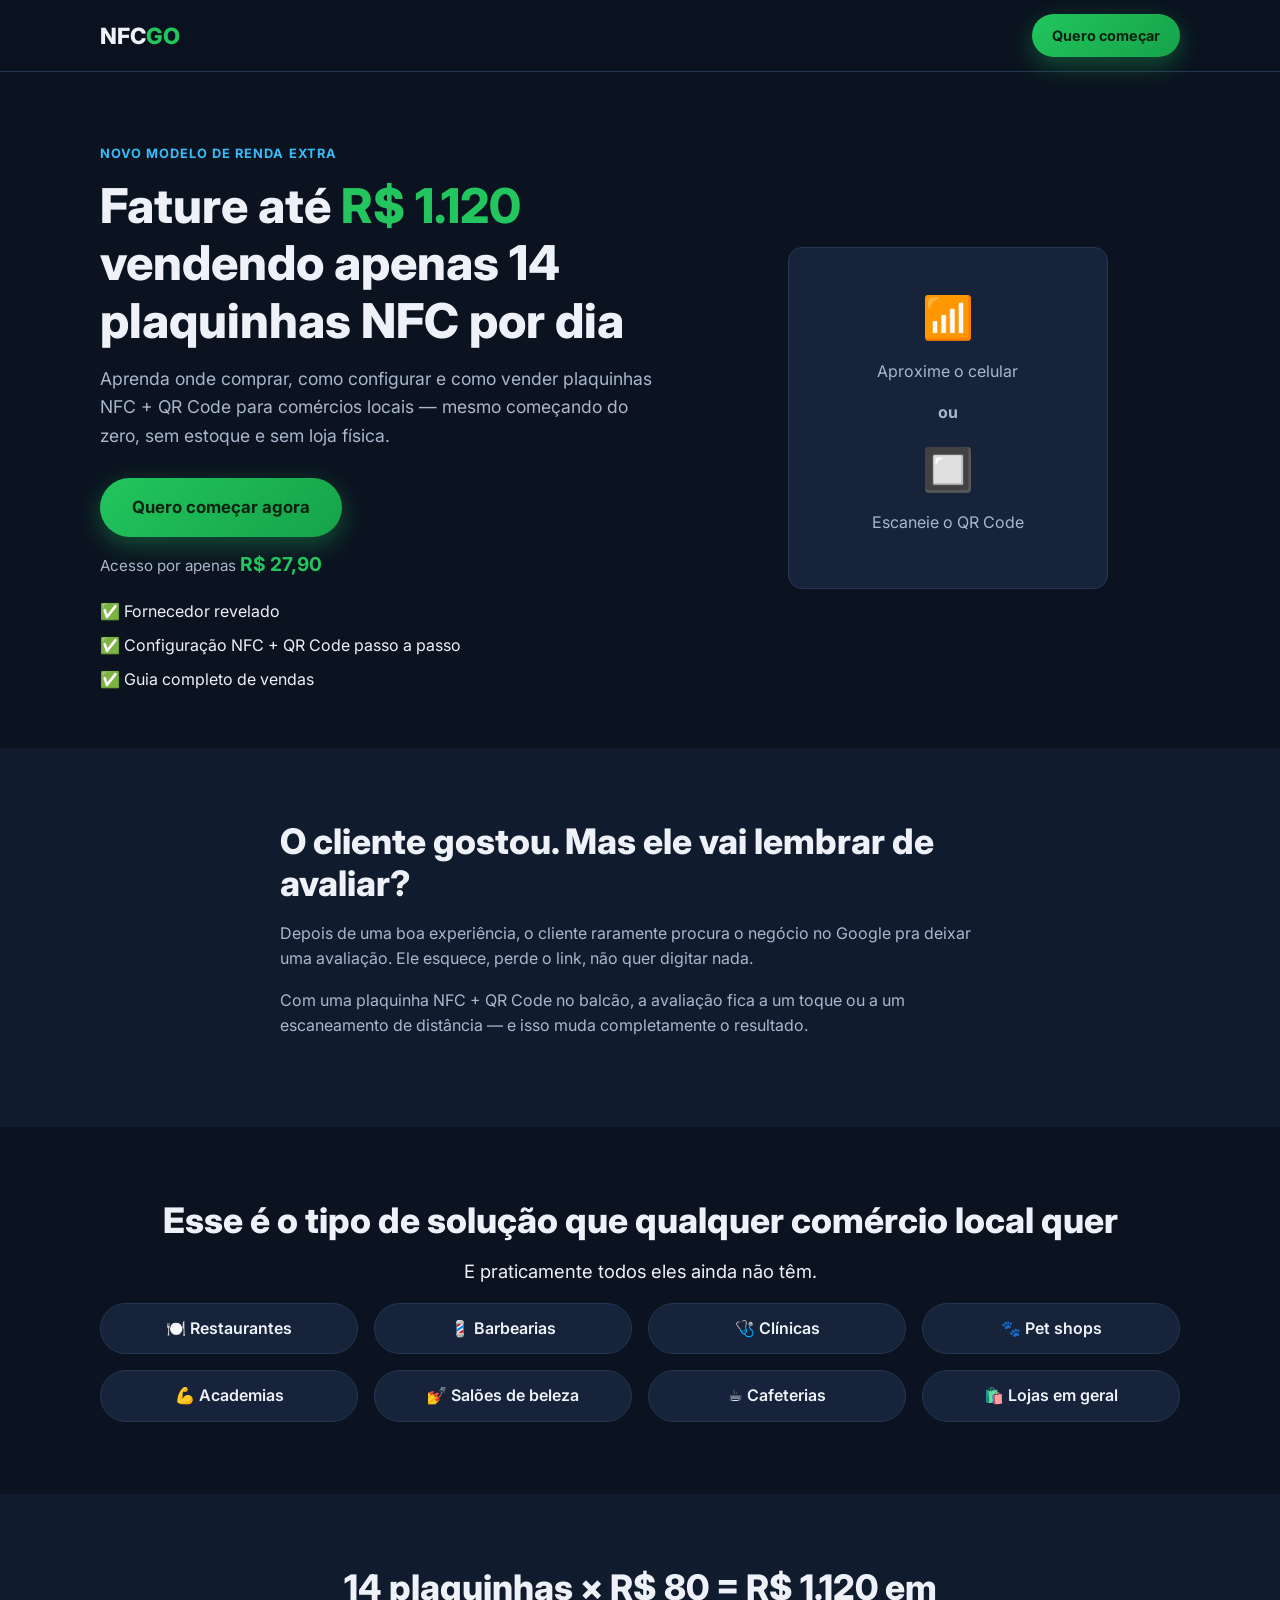
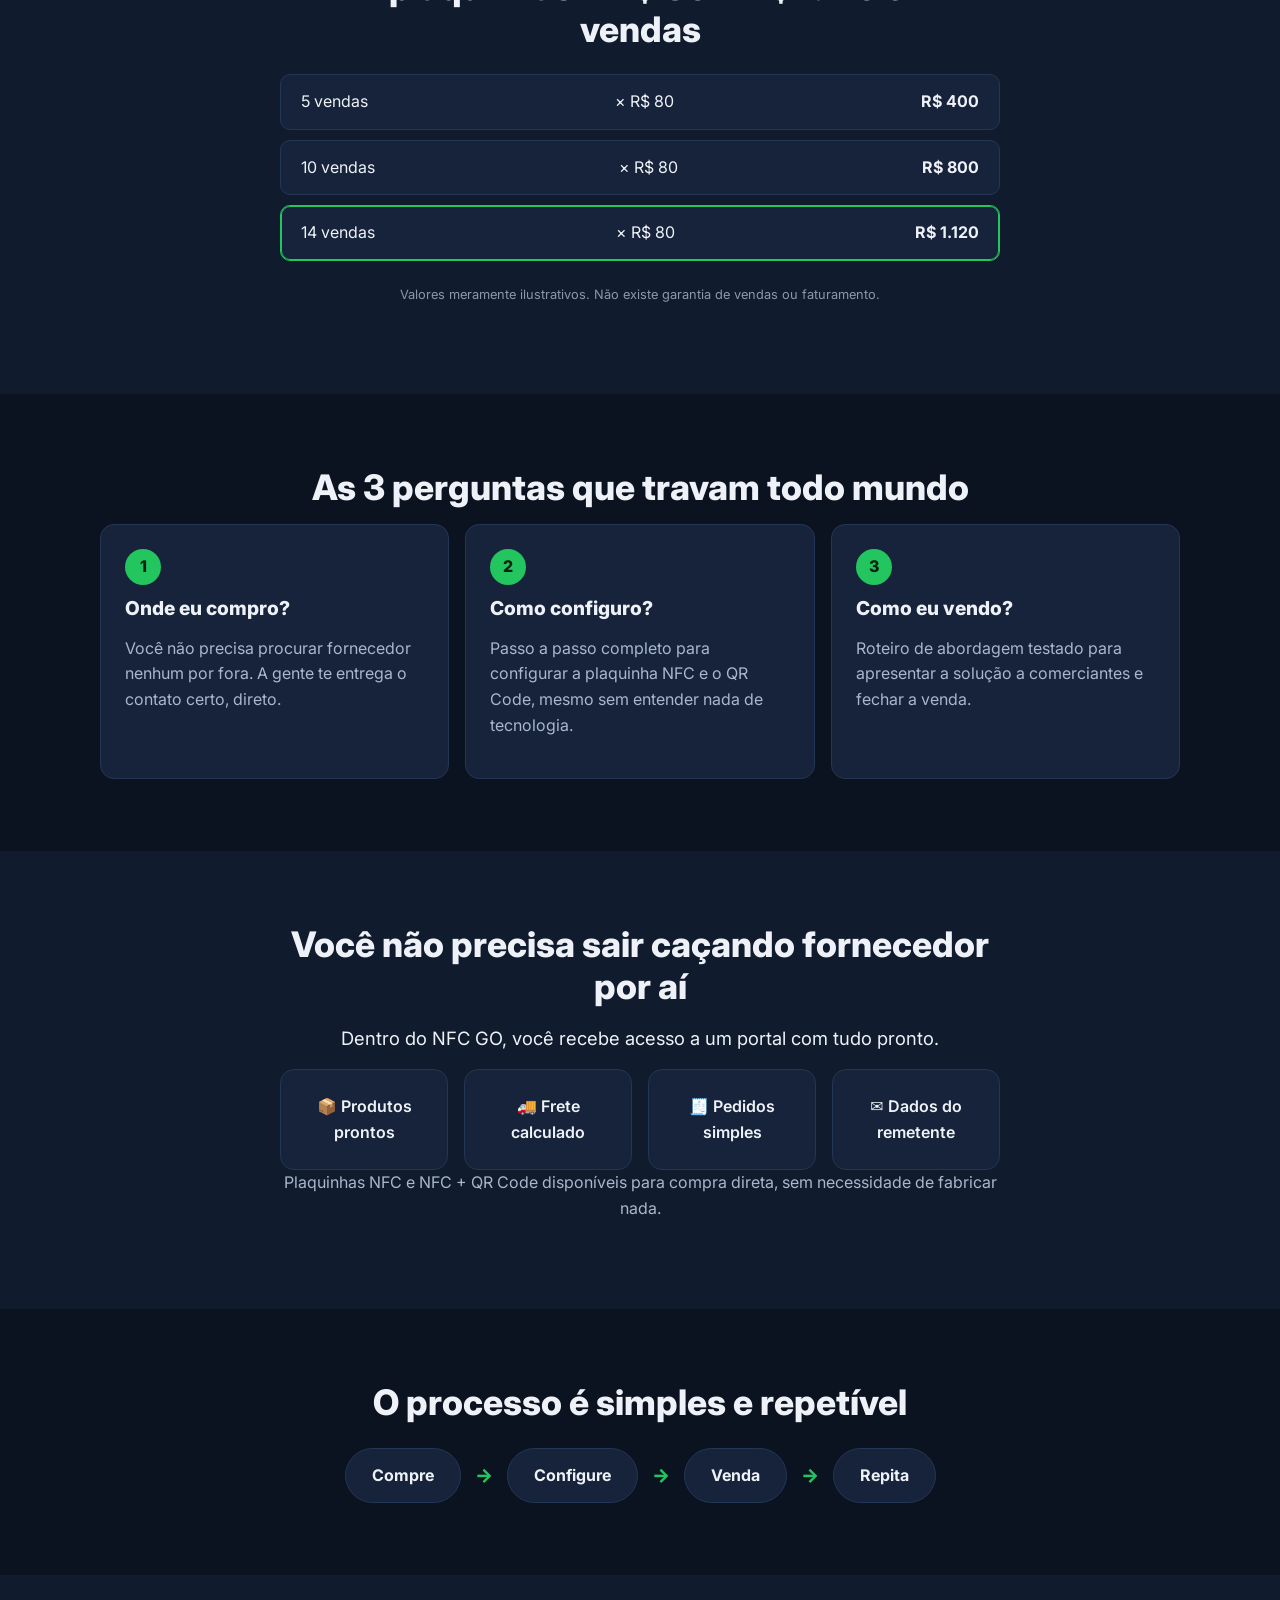
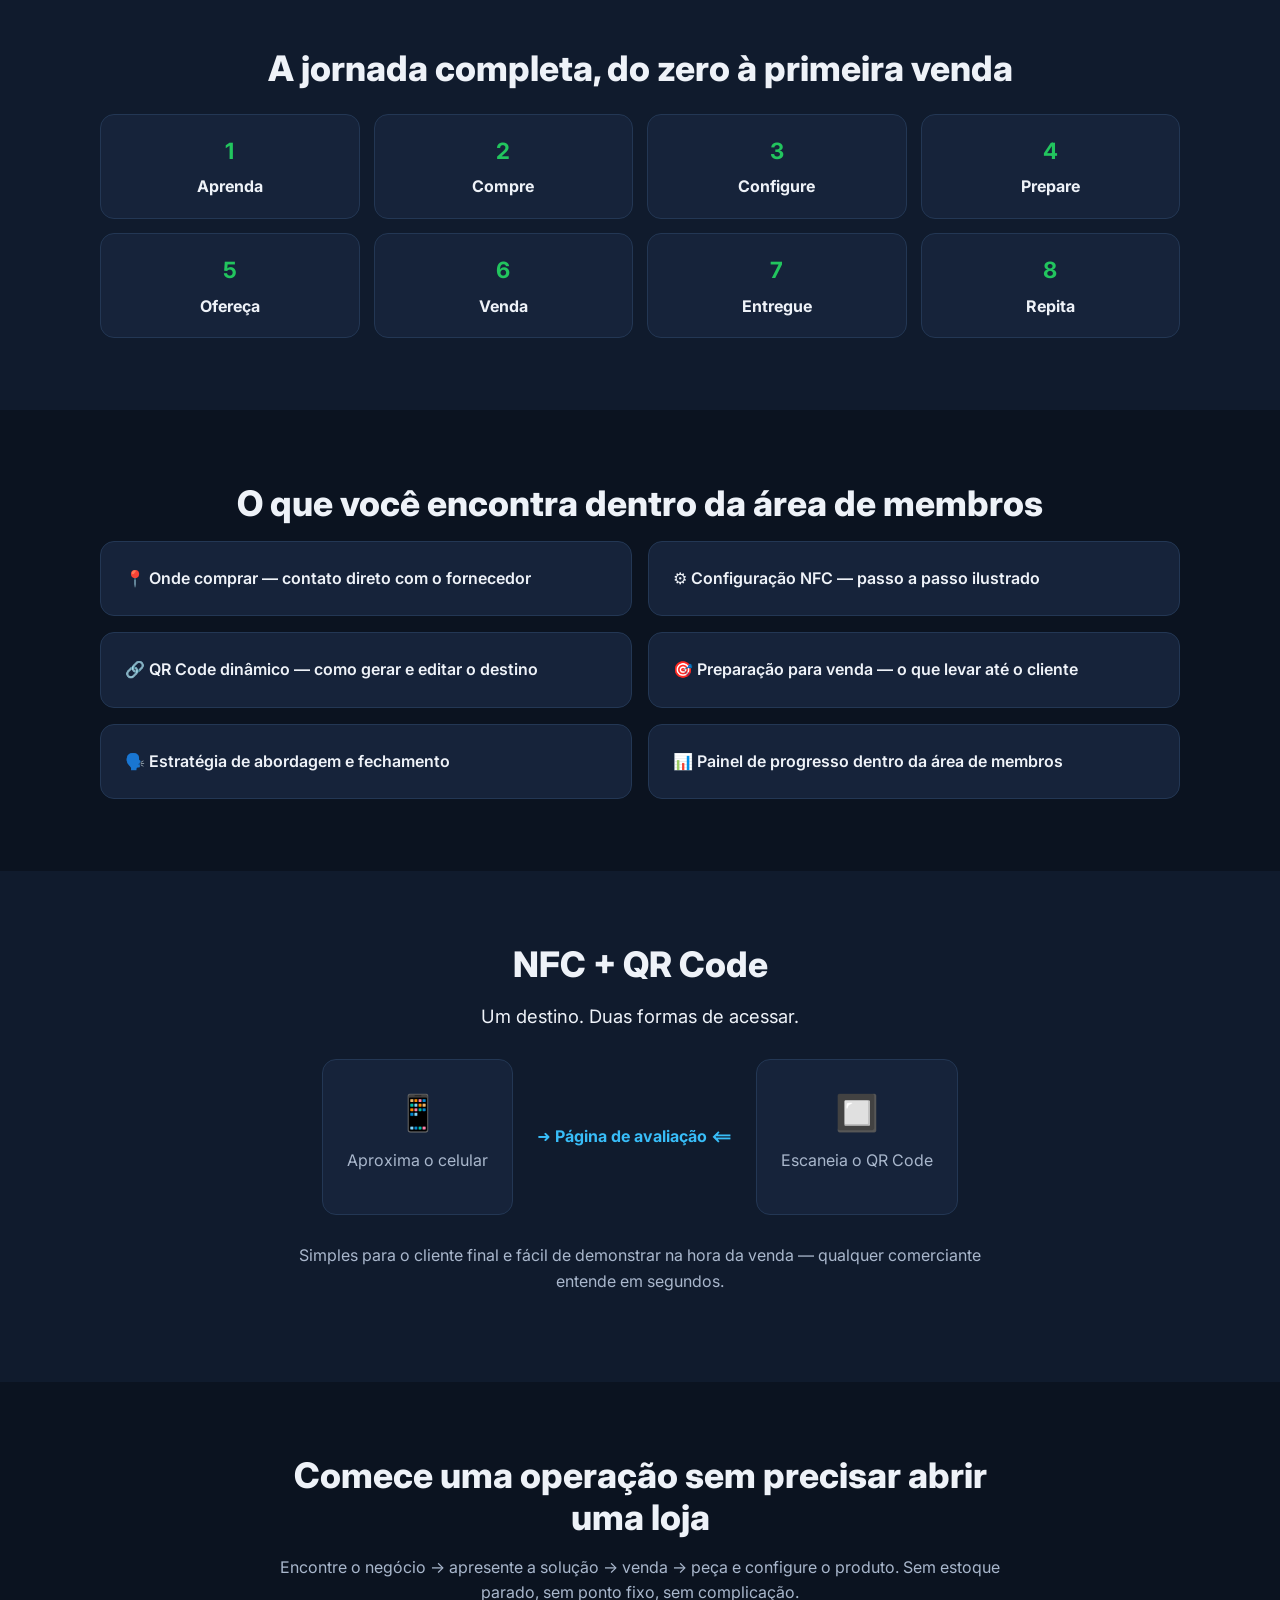
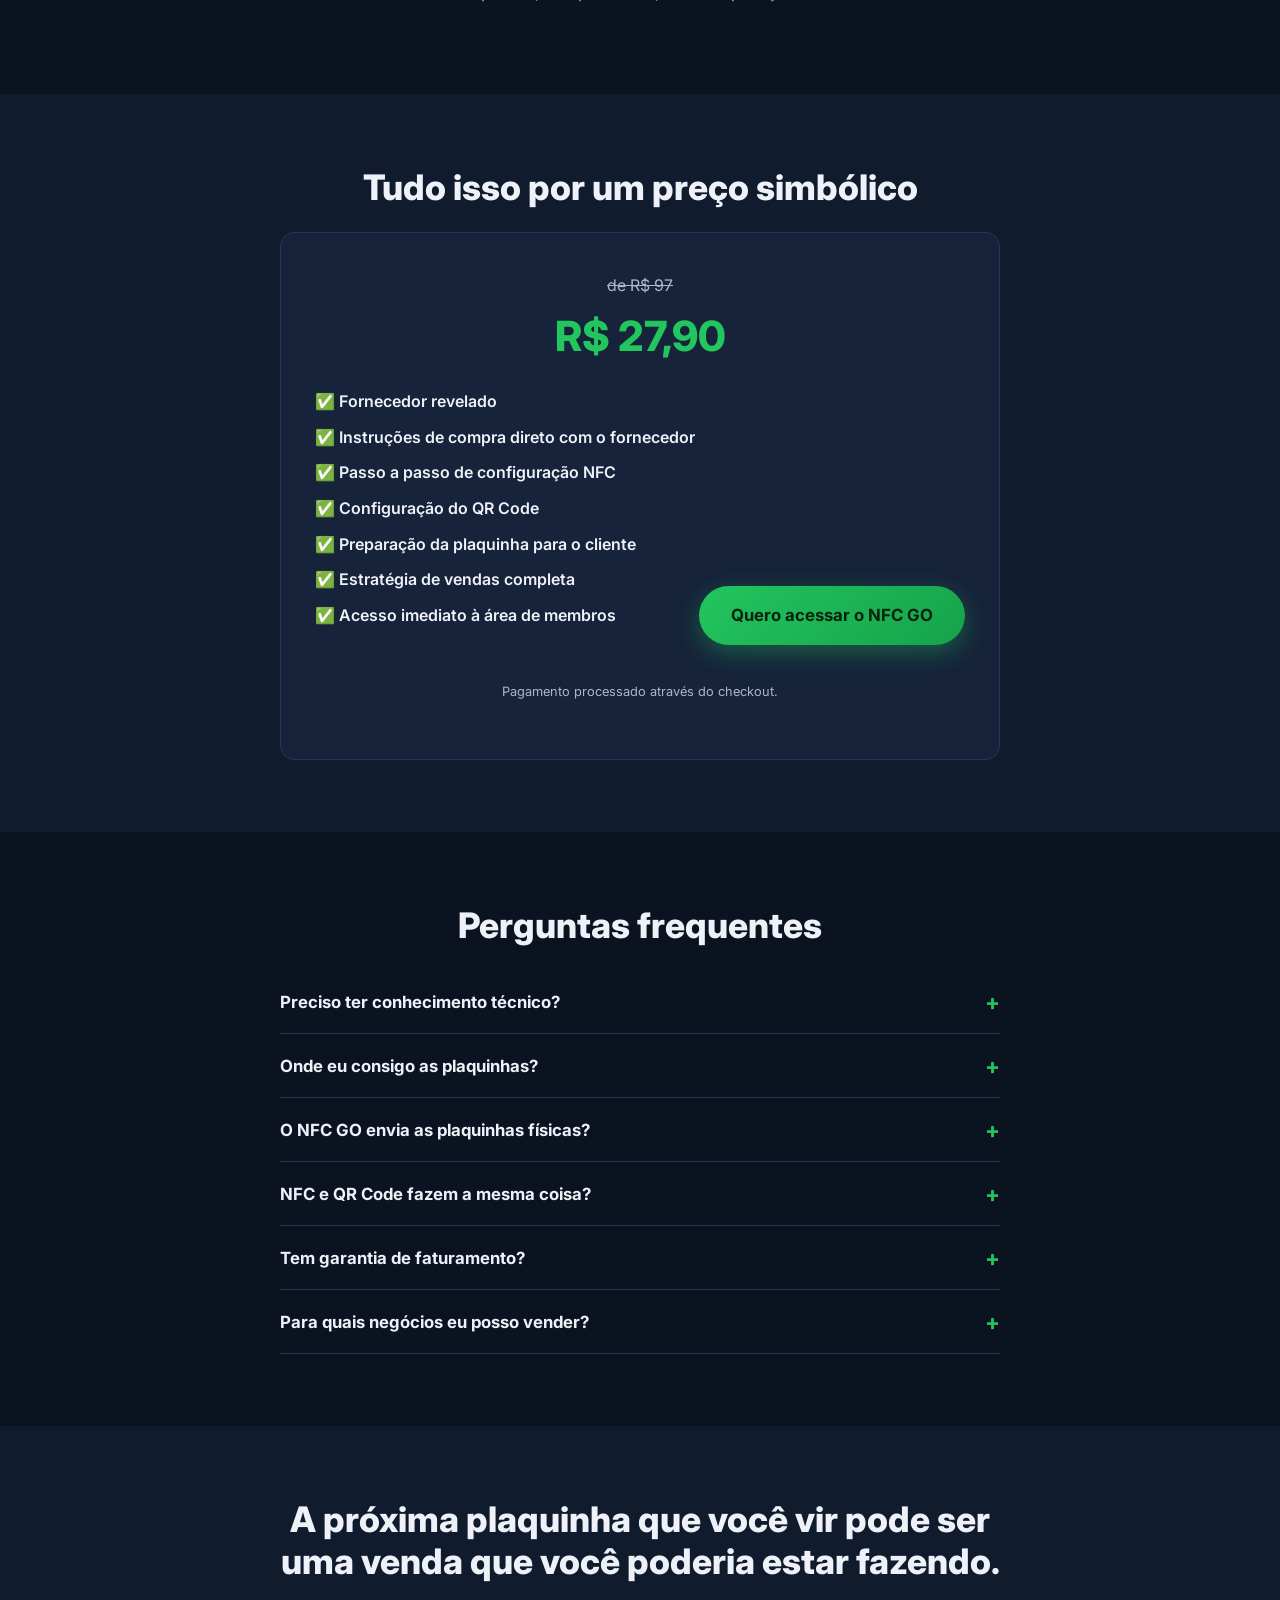
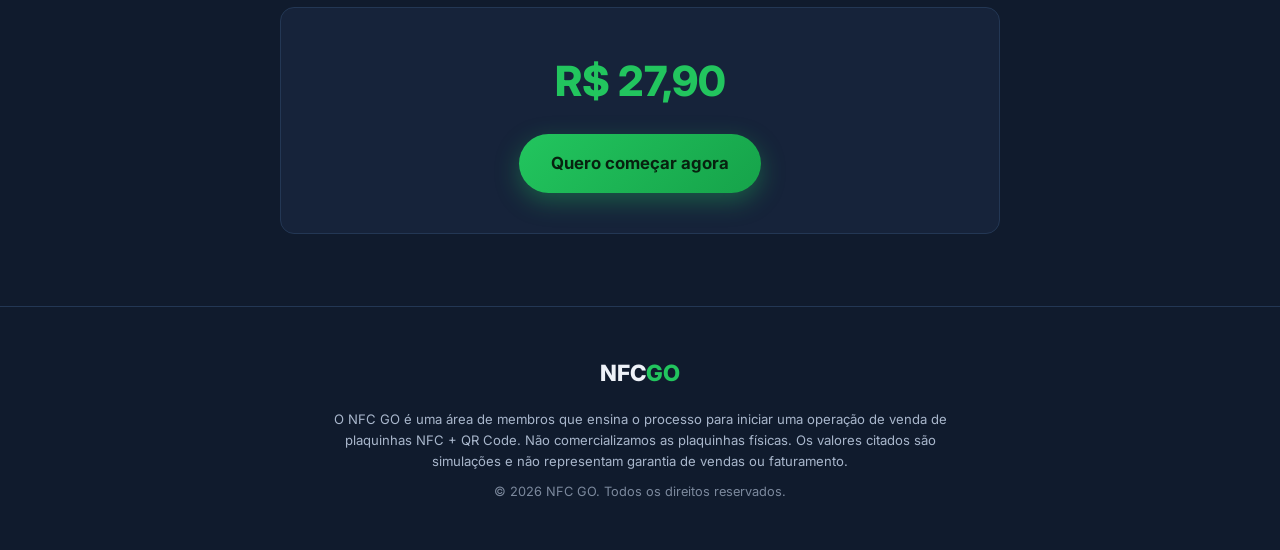
<file: index.html>
<!DOCTYPE html>
<html lang="pt-BR">
<head>
<meta charset="UTF-8">
<meta name="viewport" content="width=device-width, initial-scale=1.0">
<title>NFC GO — Venda Plaquinhas NFC + QR Code e Fature Todo Dia</title>
<meta name="description" content="Descubra onde comprar, como configurar e como vender plaquinhas NFC + QR Code para negócios locais. Acesso imediato por R$ 27,90.">
<link rel="preconnect" href="https://fonts.googleapis.com">
<link href="https://fonts.googleapis.com/css2?family=Inter:wght@400;500;600;700;800&display=swap" rel="stylesheet">
<link rel="stylesheet" href="css/style.css">
</head>
<body>

<!-- HEADER -->
<header class="site-header">
  <div class="container header-inner">
    <a href="#topo" class="logo">NFC<span>GO</span></a>
    <a href="#oferta" class="btn btn-primary btn-small">Quero começar</a>
  </div>
</header>

<!-- HERO -->
<section id="topo" class="hero">
  <div class="container hero-inner">
    <div class="hero-text">
      <p class="eyebrow">Novo modelo de renda extra</p>
      <h1>Fature até <span class="highlight">R$ 1.120</span> vendendo apenas 14 plaquinhas NFC por dia</h1>
      <p class="subtitle">Aprenda onde comprar, como configurar e como vender plaquinhas NFC + QR Code para comércios locais — mesmo começando do zero, sem estoque e sem loja física.</p>
      <div class="hero-cta">
        <a href="#oferta" class="btn btn-primary btn-large">Quero começar agora</a>
        <p class="price-tag">Acesso por apenas <strong>R$ 27,90</strong></p>
      </div>
      <ul class="hero-benefits">
        <li>✅ Fornecedor revelado</li>
        <li>✅ Configuração NFC + QR Code passo a passo</li>
        <li>✅ Guia completo de vendas</li>
      </ul>
    </div>
    <div class="hero-visual" aria-hidden="true">
      <div class="tag-card">
        <div class="tag-icon">📶</div>
        <p>Aproxime o celular</p>
        <div class="tag-divider">ou</div>
        <div class="tag-icon">🔲</div>
        <p>Escaneie o QR Code</p>
      </div>
    </div>
  </div>
</section>

<!-- PROBLEMA / SOLUÇÃO -->
<section class="section problem">
  <div class="container narrow">
    <h2>O cliente gostou. Mas ele vai lembrar de avaliar?</h2>
    <p>Depois de uma boa experiência, o cliente raramente procura o negócio no Google pra deixar uma avaliação. Ele esquece, perde o link, não quer digitar nada.</p>
    <p>Com uma plaquinha NFC + QR Code no balcão, a avaliação fica a um toque ou a um escaneamento de distância — e isso muda completamente o resultado.</p>
  </div>
</section>

<!-- OPORTUNIDADE -->
<section class="section opportunity">
  <div class="container">
    <h2 class="center">Esse é o tipo de solução que qualquer comércio local quer</h2>
    <p class="center lead">E praticamente todos eles ainda não têm.</p>
    <div class="grid grid-4">
      <div class="chip">🍽️ Restaurantes</div>
      <div class="chip">💈 Barbearias</div>
      <div class="chip">🩺 Clínicas</div>
      <div class="chip">🐾 Pet shops</div>
      <div class="chip">💪 Academias</div>
      <div class="chip">💅 Salões de beleza</div>
      <div class="chip">☕ Cafeterias</div>
      <div class="chip">🛍️ Lojas em geral</div>
    </div>
  </div>
</section>

<!-- PROJEÇÃO FINANCEIRA -->
<section class="section projection">
  <div class="container narrow center">
    <h2>14 plaquinhas × R$ 80 = R$ 1.120 em vendas</h2>
    <div class="projection-table">
      <div class="projection-row">
        <span>5 vendas</span>
        <span>× R$ 80</span>
        <strong>R$ 400</strong>
      </div>
      <div class="projection-row">
        <span>10 vendas</span>
        <span>× R$ 80</span>
        <strong>R$ 800</strong>
      </div>
      <div class="projection-row highlight-row">
        <span>14 vendas</span>
        <span>× R$ 80</span>
        <strong>R$ 1.120</strong>
      </div>
    </div>
    <p class="disclaimer">Valores meramente ilustrativos. Não existe garantia de vendas ou faturamento.</p>
  </div>
</section>

<!-- PAIN POINTS -->
<section class="section pains">
  <div class="container">
    <h2 class="center">As 3 perguntas que travam todo mundo</h2>
    <div class="grid grid-3">
      <div class="card">
        <span class="num">1</span>
        <h3>Onde eu compro?</h3>
        <p>Você não precisa procurar fornecedor nenhum por fora. A gente te entrega o contato certo, direto.</p>
      </div>
      <div class="card">
        <span class="num">2</span>
        <h3>Como configuro?</h3>
        <p>Passo a passo completo para configurar a plaquinha NFC e o QR Code, mesmo sem entender nada de tecnologia.</p>
      </div>
      <div class="card">
        <span class="num">3</span>
        <h3>Como eu vendo?</h3>
        <p>Roteiro de abordagem testado para apresentar a solução a comerciantes e fechar a venda.</p>
      </div>
    </div>
  </div>
</section>

<!-- FORNECEDOR -->
<section class="section supplier">
  <div class="container narrow">
    <h2 class="center">Você não precisa sair caçando fornecedor por aí</h2>
    <p class="center lead">Dentro do NFC GO, você recebe acesso a um portal com tudo pronto.</p>
    <div class="grid grid-4 small-grid">
      <div class="mini-card">📦 Produtos prontos</div>
      <div class="mini-card">🚚 Frete calculado</div>
      <div class="mini-card">🧾 Pedidos simples</div>
      <div class="mini-card">✉️ Dados do remetente</div>
    </div>
    <p class="center">Plaquinhas NFC e NFC + QR Code disponíveis para compra direta, sem necessidade de fabricar nada.</p>
  </div>
</section>

<!-- FLUXO DO PROCESSO -->
<section class="section flow">
  <div class="container center">
    <h2>O processo é simples e repetível</h2>
    <div class="flow-steps">
      <div class="flow-step">Compre</div>
      <div class="flow-arrow">→</div>
      <div class="flow-step">Configure</div>
      <div class="flow-arrow">→</div>
      <div class="flow-step">Venda</div>
      <div class="flow-arrow">→</div>
      <div class="flow-step">Repita</div>
    </div>
  </div>
</section>

<!-- JORNADA COMPLETA -->
<section class="section journey">
  <div class="container">
    <h2 class="center">A jornada completa, do zero à primeira venda</h2>
    <ol class="journey-list">
      <li><span>1</span>Aprenda</li>
      <li><span>2</span>Compre</li>
      <li><span>3</span>Configure</li>
      <li><span>4</span>Prepare</li>
      <li><span>5</span>Ofereça</li>
      <li><span>6</span>Venda</li>
      <li><span>7</span>Entregue</li>
      <li><span>8</span>Repita</li>
    </ol>
  </div>
</section>

<!-- MÓDULOS -->
<section class="section modules">
  <div class="container">
    <h2 class="center">O que você encontra dentro da área de membros</h2>
    <div class="grid grid-2">
      <div class="module-card">📍 Onde comprar — contato direto com o fornecedor</div>
      <div class="module-card">⚙️ Configuração NFC — passo a passo ilustrado</div>
      <div class="module-card">🔗 QR Code dinâmico — como gerar e editar o destino</div>
      <div class="module-card">🎯 Preparação para venda — o que levar até o cliente</div>
      <div class="module-card">🗣️ Estratégia de abordagem e fechamento</div>
      <div class="module-card">📊 Painel de progresso dentro da área de membros</div>
    </div>
  </div>
</section>

<!-- EXPLICAÇÃO DO PRODUTO -->
<section class="section product-explain">
  <div class="container narrow center">
    <h2>NFC + QR Code</h2>
    <p class="lead">Um destino. Duas formas de acessar.</p>
    <div class="diagram">
      <div class="diagram-path">
        <div class="diagram-icon">📱</div>
        <p>Aproxima o celular</p>
      </div>
      <div class="diagram-center">➜ Página de avaliação ⟸</div>
      <div class="diagram-path">
        <div class="diagram-icon">🔲</div>
        <p>Escaneia o QR Code</p>
      </div>
    </div>
    <p>Simples para o cliente final e fácil de demonstrar na hora da venda — qualquer comerciante entende em segundos.</p>
  </div>
</section>

<!-- MODELO DE NEGÓCIO -->
<section class="section business-model">
  <div class="container narrow center">
    <h2>Comece uma operação sem precisar abrir uma loja</h2>
    <p>Encontre o negócio → apresente a solução → venda → peça e configure o produto. Sem estoque parado, sem ponto fixo, sem complicação.</p>
  </div>
</section>

<!-- OFERTA PRINCIPAL -->
<section id="oferta" class="section offer">
  <div class="container narrow center">
    <h2>Tudo isso por um preço simbólico</h2>
    <div class="price-box">
      <span class="price-old">de R$ 97</span>
      <span class="price-new">R$ 27,90</span>
      <ul class="offer-list">
        <li>✅ Fornecedor revelado</li>
        <li>✅ Instruções de compra direto com o fornecedor</li>
        <li>✅ Passo a passo de configuração NFC</li>
        <li>✅ Configuração do QR Code</li>
        <li>✅ Preparação da plaquinha para o cliente</li>
        <li>✅ Estratégia de vendas completa</li>
        <li>✅ Acesso imediato à área de membros</li>
      </ul>
      <a href="#" class="btn btn-primary btn-large">Quero acessar o NFC GO</a>
      <p class="payment-note">Pagamento processado através do checkout.</p>
    </div>
  </div>
</section>

<!-- FAQ -->
<section class="section faq">
  <div class="container narrow">
    <h2 class="center">Perguntas frequentes</h2>
    <div class="faq-list">
      <div class="faq-item">
        <button class="faq-question">Preciso ter conhecimento técnico? <span>+</span></button>
        <div class="faq-answer"><p>Não. Todo o processo é explicado passo a passo, desde a configuração até a venda, mesmo para quem nunca trabalhou com tecnologia.</p></div>
      </div>
      <div class="faq-item">
        <button class="faq-question">Onde eu consigo as plaquinhas? <span>+</span></button>
        <div class="faq-answer"><p>Dentro do NFC GO você recebe o contato do fornecedor para comprar as plaquinhas diretamente.</p></div>
      </div>
      <div class="faq-item">
        <button class="faq-question">O NFC GO envia as plaquinhas físicas? <span>+</span></button>
        <div class="faq-answer"><p>Não. O NFC GO é uma área de membros com o treinamento completo. A compra das plaquinhas físicas é feita separadamente com o fornecedor indicado.</p></div>
      </div>
      <div class="faq-item">
        <button class="faq-question">NFC e QR Code fazem a mesma coisa? <span>+</span></button>
        <div class="faq-answer"><p>Os dois podem levar o cliente ao mesmo destino (como a página de avaliação), mudando apenas a forma de acessar: aproximação ou leitura de câmera.</p></div>
      </div>
      <div class="faq-item">
        <button class="faq-question">Tem garantia de faturamento? <span>+</span></button>
        <div class="faq-answer"><p>Não há garantia de vendas ou faturamento. O valor de R$ 1.120 é apenas uma simulação matemática ilustrativa.</p></div>
      </div>
      <div class="faq-item">
        <button class="faq-question">Para quais negócios eu posso vender? <span>+</span></button>
        <div class="faq-answer"><p>Restaurantes, barbearias, clínicas, academias, pet shops, salões de beleza, cafeterias e lojas em geral, entre outros.</p></div>
      </div>
    </div>
  </div>
</section>

<!-- FECHAMENTO -->
<section class="section closing">
  <div class="container narrow center">
    <h2>A próxima plaquinha que você vir pode ser uma venda que você poderia estar fazendo.</h2>
    <div class="price-box">
      <span class="price-new">R$ 27,90</span>
      <a href="#oferta" class="btn btn-primary btn-large">Quero começar agora</a>
    </div>
  </div>
</section>

<!-- FOOTER -->
<footer class="site-footer">
  <div class="container narrow center">
    <a href="#topo" class="logo">NFC<span>GO</span></a>
    <p class="footer-disclaimer">O NFC GO é uma área de membros que ensina o processo para iniciar uma operação de venda de plaquinhas NFC + QR Code. Não comercializamos as plaquinhas físicas. Os valores citados são simulações e não representam garantia de vendas ou faturamento.</p>
    <p class="footer-copy">© 2026 NFC GO. Todos os direitos reservados.</p>
  </div>
</footer>

<script src="js/script.js"></script>
</body>
</html>
</file>
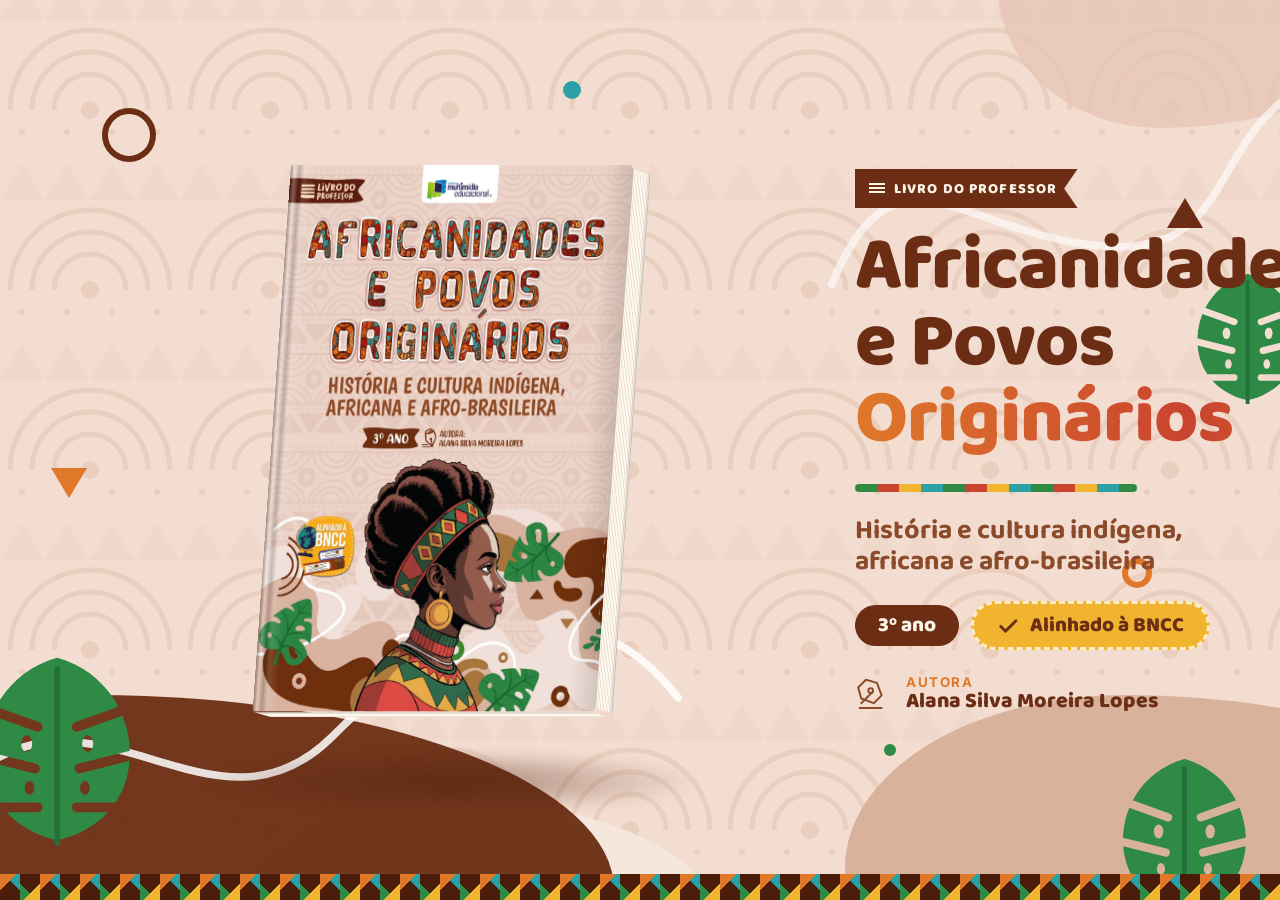
<file: livro-3d/index.html>
<!DOCTYPE html>
<html lang="pt-BR">
<head>
<meta charset="UTF-8">
<meta name="viewport" content="width=device-width, initial-scale=1.0">
<title>Africanidades e Povos Originários — 3º ano</title>
<meta name="description" content="Motion graphic do livro Africanidades e Povos Originários: História e cultura indígena, africana e afro-brasileira — 3º ano.">
<link rel="preconnect" href="https://fonts.googleapis.com">
<link rel="preconnect" href="https://fonts.gstatic.com" crossorigin>
<link href="https://fonts.googleapis.com/css2?family=Baloo+2:wght@600;700;800&family=Inter:wght@500;600;700&display=swap" rel="stylesheet">
<style>
  :root {
    --bg: #f3ddd0;
    --bg-2: #ead0c1;
    --brown: #6b2e14;
    --brown-dark: #4a1d0b;
    --orange: #e0782a;
    --teal: #2aa1a6;
    --green: #2f8a46;
    --yellow: #f1b42f;
    --red: #c9432f;
    --cream: #fbf3e8;

    /* Dimensões do livro (proporção da capa 2600 x 3627) */
    --w: min(44vh, 31vw);
    --h: calc(var(--w) * 1.395);
    --t: calc(var(--w) * 0.1);
    --t2: calc(var(--t) / 2);

    /* Linha do tempo */
    --intro: 1.8s;
    --loop: 12s;
  }

  * { box-sizing: border-box; margin: 0; padding: 0; }

  html, body { height: 100%; }

  body {
    font-family: "Inter", system-ui, sans-serif;
    color: var(--brown);
    background-color: var(--bg);
    overflow: hidden;
    -webkit-font-smoothing: antialiased;
  }

  /* ---------- FUNDO ---------- */
  .bg {
    position: fixed;
    inset: 0;
    overflow: hidden;
    pointer-events: none;
  }

  .bg-pattern {
    position: absolute;
    inset: -160px 0 0 0;
    opacity: .55;
    background-image: url("data:image/svg+xml,%3Csvg xmlns='http://www.w3.org/2000/svg' width='180' height='180' viewBox='0 0 180 180'%3E%3Cg fill='none' stroke='%23e2c2b0' stroke-width='5'%3E%3Cpath d='M10 90a80 80 0 0 1 160 0'/%3E%3Cpath d='M32 90a58 58 0 0 1 116 0'/%3E%3Cpath d='M54 90a36 36 0 0 1 72 0'/%3E%3C/g%3E%3Ccircle cx='90' cy='90' r='9' fill='%23e2c2b0'/%3E%3Cg fill='%23ead2c4'%3E%3Cpath d='M0 180l22-36 22 36z'/%3E%3Cpath d='M45 180l22-36 22 36z'/%3E%3Cpath d='M90 180l22-36 22 36z'/%3E%3Cpath d='M135 180l22-36 22 36z'/%3E%3C/g%3E%3Cg fill='%23e2c2b0'%3E%3Ccircle cx='22' cy='112' r='3'/%3E%3Ccircle cx='67' cy='112' r='3'/%3E%3Ccircle cx='112' cy='112' r='3'/%3E%3Ccircle cx='157' cy='112' r='3'/%3E%3C/g%3E%3C/svg%3E");
    background-size: 180px 180px;
    animation: pattern-drift 18s linear infinite;
  }

  @keyframes pattern-drift {
    to { transform: translateY(180px); }
  }

  .blob {
    position: absolute;
    border-radius: 42% 58% 63% 37% / 45% 40% 60% 55%;
    animation: blob-morph 14s ease-in-out infinite alternate;
  }

  .blob.b1 { width: 70vmax; height: 38vmax; left: -22vmax; bottom: -22vmax; background: var(--brown); opacity: .95; }
  .blob.b2 { width: 52vmax; height: 30vmax; right: -18vmax; bottom: -14vmax; background: #d9b29c; animation-delay: -5s; }
  .blob.b3 { width: 38vmax; height: 24vmax; left: 18vmax; bottom: -16vmax; background: #f6e7de; animation-delay: -9s; }
  .blob.b4 { width: 34vmax; height: 20vmax; right: -12vmax; top: -10vmax; background: #e5c4b2; opacity: .7; animation-delay: -3s; }

  @keyframes blob-morph {
    0%   { border-radius: 42% 58% 63% 37% / 45% 40% 60% 55%; transform: translate(0, 0) rotate(0deg); }
    50%  { border-radius: 58% 42% 38% 62% / 55% 60% 40% 45%; transform: translate(2vmax, -1vmax) rotate(4deg); }
    100% { border-radius: 36% 64% 52% 48% / 40% 52% 48% 60%; transform: translate(-1vmax, 1vmax) rotate(-3deg); }
  }

  .swirl {
    position: absolute;
    fill: none;
    stroke: #fff;
    stroke-width: 6;
    stroke-linecap: round;
    stroke-dasharray: 1400;
    stroke-dashoffset: 1400;
    opacity: .85;
    animation: draw 3.2s .4s cubic-bezier(.6, 0, .2, 1) forwards;
  }

  .swirl.s1 { width: 60vmax; left: -6vmax; bottom: 4vh; }
  .swirl.s2 { width: 40vmax; right: -4vmax; top: 6vh; animation-delay: .9s; opacity: .6; }

  @keyframes draw { to { stroke-dashoffset: 0; } }

  /* Formas flutuantes */
  .shape {
    position: absolute;
    opacity: 0;
    animation:
      pop .8s cubic-bezier(.3, 1.6, .5, 1) forwards,
      bob 7s ease-in-out infinite;
  }

  .shape.ring { border-radius: 50%; border: 6px solid var(--brown); }
  .shape.dot  { border-radius: 50%; }
  .shape.tri  { width: 0; height: 0; border-left: 18px solid transparent; border-right: 18px solid transparent; }

  @keyframes pop {
    from { opacity: 0; scale: 0; }
    to   { opacity: 1; scale: 1; }
  }

  @keyframes bob {
    0%, 100% { translate: 0 0; rotate: 0deg; }
    50%      { translate: 0 -18px; rotate: 12deg; }
  }

  .leaf {
    position: absolute;
    opacity: 0;
    transform-origin: 50% 100%;
    animation:
      leaf-in 1.2s cubic-bezier(.2, .9, .3, 1.2) forwards,
      sway 6s ease-in-out infinite;
  }

  @keyframes leaf-in {
    from { opacity: 0; scale: .2; }
    to   { opacity: 1; scale: 1; }
  }

  @keyframes sway {
    0%, 100% { rotate: var(--r, 0deg); }
    50%      { rotate: calc(var(--r, 0deg) + 9deg); }
  }

  /* Faixa inferior com padrão */
  .ribbon {
    position: fixed;
    left: 0;
    right: 0;
    bottom: 0;
    height: 26px;
    background: var(--brown-dark);
    overflow: hidden;
    z-index: 3;
  }

  .ribbon::before {
    content: "";
    position: absolute;
    inset: 0 -120px 0 0;
    background:
      linear-gradient(135deg, var(--orange) 25%, transparent 25%) 0 0 / 40px 26px,
      linear-gradient(225deg, var(--teal) 25%, transparent 25%) 20px 0 / 40px 26px,
      linear-gradient(315deg, var(--yellow) 25%, transparent 25%) 0 0 / 40px 26px,
      linear-gradient(45deg, var(--green) 25%, transparent 25%) 20px 0 / 40px 26px;
    animation: ribbon-run 4s linear infinite;
  }

  @keyframes ribbon-run { to { transform: translateX(-120px); } }

  /* ---------- PALCO ---------- */
  .stage {
    position: relative;
    z-index: 2;
    height: 100%;
    display: grid;
    grid-template-columns: 1fr 1fr;
    align-items: center;
    gap: 2vw;
    padding: 4vh 6vw 6vh;
  }

  /* ---------- LIVRO 3D ---------- */
  .scene {
    position: relative;
    justify-self: center;
    width: calc(var(--w) * 1.9);
    height: calc(var(--h) * 1.35);
    display: grid;
    place-items: center;
    perspective: 1200px;
    perspective-origin: 50% 40%;
  }

  .tilt, .intro, .float, .book, .cover {
    transform-style: preserve-3d;
  }

  .tilt {
    width: var(--w);
    height: var(--h);
    transform: rotateY(calc(var(--mx, 0) * 14deg)) rotateX(calc(var(--my, 0) * -10deg));
    transition: transform .6s cubic-bezier(.2, .8, .2, 1);
  }

  .intro {
    width: 100%;
    height: 100%;
    animation: book-intro var(--intro) cubic-bezier(.16, .9, .22, 1) both;
  }

  @keyframes book-intro {
    0%   { transform: translateY(75vh) rotateX(40deg) rotateZ(-14deg) scale(.55); opacity: 0; }
    35%  { opacity: 1; }
    100% { transform: none; opacity: 1; }
  }

  .float {
    width: 100%;
    height: 100%;
    animation: float 6s var(--intro) ease-in-out infinite;
  }

  @keyframes float {
    0%, 100% { transform: translateY(0); }
    50%      { transform: translateY(-16px); }
  }

  .book {
    position: relative;
    width: 100%;
    height: 100%;
    animation: book-spin var(--loop) var(--intro) ease-in-out infinite both;
  }

  @keyframes book-spin {
    0%, 22%   { transform: rotateY(-30deg) rotateX(8deg); }
    40%, 52%  { transform: rotateY(40deg) rotateX(5deg); }
    64%, 86%  { transform: rotateY(-8deg) rotateX(3deg); }
    100%      { transform: rotateY(-30deg) rotateX(8deg); }
  }

  .face {
    position: absolute;
    backface-visibility: hidden;
  }

  /* Contracapa */
  .back {
    inset: 0;
    border-radius: 6px 3px 3px 6px;
    background: linear-gradient(120deg, var(--brown) 0%, var(--brown-dark) 100%);
    transform: translateZ(calc(var(--t2) * -1)) rotateY(180deg);
  }

  /* Lombada */
  .spine {
    top: 0;
    left: calc(var(--t2) * -1);
    width: var(--t);
    height: 100%;
    transform: rotateY(-90deg);
    border-radius: 3px;
    background:
      linear-gradient(90deg, rgba(0,0,0,.35) 0%, rgba(255,255,255,.12) 30%, rgba(255,255,255,.04) 55%, rgba(0,0,0,.4) 100%),
      var(--brown);
    display: flex;
    flex-direction: column;
    align-items: center;
    justify-content: space-between;
    padding: calc(var(--t) * .5) 0;
    overflow: hidden;
  }

  .spine-title {
    writing-mode: vertical-rl;
    font-family: "Baloo 2", sans-serif;
    font-weight: 800;
    font-size: calc(var(--t) * .42);
    letter-spacing: .04em;
    line-height: 1;
    color: var(--cream);
    white-space: nowrap;
  }

  .spine-title b { color: var(--yellow); font-weight: 800; }

  .spine-grade {
    font-family: "Baloo 2", sans-serif;
    font-weight: 800;
    font-size: calc(var(--t) * .34);
    color: var(--brown);
    background: var(--yellow);
    border-radius: 999px;
    padding: 2px 4px 0;
    line-height: 1.1;
  }

  .spine-band {
    width: 100%;
    height: calc(var(--t) * .5);
    background: repeating-linear-gradient(90deg, var(--green) 0 25%, var(--red) 25% 50%, var(--yellow) 50% 75%, var(--teal) 75% 100%);
  }

  /* Bordas das páginas */
  .edge-right {
    top: 4px;
    left: calc(var(--w) - var(--t2) - 3px);
    width: var(--t);
    height: calc(100% - 8px);
    transform: rotateY(90deg);
    background:
      linear-gradient(90deg, rgba(0,0,0,.18), rgba(0,0,0,0) 20%, rgba(0,0,0,0) 80%, rgba(0,0,0,.18)),
      repeating-linear-gradient(90deg, #fffaf1 0 2px, #e9dccb 2px 3px);
  }

  .edge-top, .edge-bottom {
    left: 2px;
    width: calc(100% - 6px);
    height: var(--t);
    background:
      linear-gradient(180deg, rgba(0,0,0,.15), rgba(0,0,0,0) 25%, rgba(0,0,0,0) 75%, rgba(0,0,0,.15)),
      repeating-linear-gradient(180deg, #fffaf1 0 2px, #e9dccb 2px 3px);
  }

  .edge-top    { top: calc(var(--t2) * -1); transform: rotateX(90deg); }
  .edge-bottom { top: calc(var(--h) - var(--t2)); transform: rotateX(-90deg); }

  /* Primeira página (revelada quando a capa abre) */
  .first-page {
    top: 3px;
    left: 0;
    width: calc(100% - 4px);
    height: calc(100% - 6px);
    transform: translateZ(calc(var(--t2) - 1px));
    background:
      linear-gradient(90deg, rgba(0,0,0,.18) 0%, rgba(0,0,0,0) 10%),
      var(--cream);
    border-radius: 0 3px 3px 0;
    padding: 14% 12%;
    display: flex;
    flex-direction: column;
    justify-content: center;
    gap: .6em;
    text-align: center;
    font-size: calc(var(--w) * .05);
  }

  .first-page .fp-kicker {
    font-weight: 700;
    letter-spacing: .14em;
    text-transform: uppercase;
    color: var(--orange);
    font-size: .8em;
  }

  .first-page .fp-title {
    font-family: "Baloo 2", sans-serif;
    font-weight: 800;
    line-height: 1;
    font-size: 1.9em;
    color: var(--brown);
  }

  .first-page .fp-line {
    width: 40%;
    height: 4px;
    margin: .4em auto;
    background: repeating-linear-gradient(90deg, var(--green) 0 25%, var(--red) 25% 50%, var(--yellow) 50% 75%, var(--teal) 75% 100%);
    border-radius: 2px;
  }

  .first-page .fp-text {
    color: #8a5a43;
    line-height: 1.4;
    font-weight: 500;
  }

  /* Capa (com dobradiça) */
  .cover {
    position: absolute;
    inset: 0;
    transform-origin: left center;
    animation: cover-open var(--loop) var(--intro) ease-in-out infinite both;
  }

  @keyframes cover-open {
    0%, 66%  { transform: translateZ(var(--t2)) rotateY(0deg); }
    74%, 80% { transform: translateZ(var(--t2)) rotateY(-68deg); }
    88%, 100%{ transform: translateZ(var(--t2)) rotateY(0deg); }
  }

  .cover-front, .cover-inside {
    position: absolute;
    inset: 0;
    border-radius: 3px 6px 6px 3px;
    overflow: hidden;
    backface-visibility: hidden;
  }

  .cover-front img {
    display: block;
    width: 100%;
    height: 100%;
    object-fit: cover;
  }

  /* Vinco da capa dura + volume */
  .cover-front::before {
    content: "";
    position: absolute;
    inset: 0;
    z-index: 1;
    background:
      linear-gradient(90deg,
        rgba(0,0,0,.32) 0%,
        rgba(255,255,255,.28) 1.2%,
        rgba(0,0,0,.18) 2.6%,
        rgba(255,255,255,.12) 4%,
        rgba(0,0,0,0) 7%,
        rgba(0,0,0,0) 92%,
        rgba(0,0,0,.12) 100%);
  }

  /* Brilho que percorre a capa */
  .sheen {
    position: absolute;
    inset: 0;
    z-index: 2;
    background: linear-gradient(105deg, rgba(255,255,255,0) 40%, rgba(255,255,255,.55) 50%, rgba(255,255,255,0) 60%);
    background-size: 300% 100%;
    background-position: 120% 0;
    mix-blend-mode: soft-light;
    animation: sheen var(--loop) var(--intro) ease-in-out infinite both;
  }

  @keyframes sheen {
    0%, 4%    { background-position: 120% 0; }
    16%, 88%  { background-position: -20% 0; }
    88.01%    { background-position: 120% 0; }
    100%      { background-position: -20% 0; }
  }

  .cover-inside {
    transform: rotateY(180deg);
    border-radius: 6px 3px 3px 6px;
    background:
      url("data:image/svg+xml,%3Csvg xmlns='http://www.w3.org/2000/svg' width='60' height='60' viewBox='0 0 60 60'%3E%3Cg fill='none' stroke='%23c99a7f' stroke-width='3'%3E%3Cpath d='M5 30a25 25 0 0 1 50 0'/%3E%3Cpath d='M17 30a13 13 0 0 1 26 0'/%3E%3C/g%3E%3Cpath d='M0 60l10-16 10 16zM20 60l10-16 10 16zM40 60l10-16 10 16z' fill='%23c99a7f'/%3E%3C/svg%3E") 0 0 / 30px 30px,
      #e7c6b2;
  }

  /* Sombra no chão */
  .shadow {
    position: absolute;
    left: 50%;
    top: calc(50% + var(--h) / 2 + var(--h) * .06);
    width: calc(var(--w) * 1.25);
    height: calc(var(--w) * .16);
    translate: -50% 0;
    border-radius: 50%;
    background: radial-gradient(closest-side, rgba(74, 29, 11, .45), rgba(74, 29, 11, 0));
    filter: blur(4px);
    opacity: 0;
    animation:
      fade-in .8s calc(var(--intro) - .6s) forwards,
      shadow-pulse 6s var(--intro) ease-in-out infinite;
  }

  @keyframes fade-in { to { opacity: 1; } }

  @keyframes shadow-pulse {
    0%, 100% { scale: 1; }
    50%      { scale: .86; opacity: .75; }
  }

  /* ---------- TEXTO ---------- */
  .copy {
    max-width: 46vw;
    display: flex;
    flex-direction: column;
    align-items: flex-start;
    gap: 2.6vh;
  }

  .tag {
    display: inline-flex;
    align-items: center;
    gap: .6em;
    padding: .55em 1.4em .5em 1em;
    font-family: "Baloo 2", sans-serif;
    font-weight: 800;
    font-size: clamp(.85rem, 1.6vh, 1.4rem);
    letter-spacing: .08em;
    text-transform: uppercase;
    color: var(--cream);
    background: var(--brown);
    clip-path: polygon(0 0, 100% 0, 94% 50%, 100% 100%, 0 100%);
    opacity: 0;
    animation: slide-in .7s .5s cubic-bezier(.2, .9, .3, 1) forwards;
  }

  .tag i {
    width: 1.1em;
    height: .8em;
    background: repeating-linear-gradient(180deg, var(--cream) 0 2px, transparent 2px 4px);
  }

  .title {
    font-family: "Baloo 2", sans-serif;
    font-weight: 800;
    line-height: .95;
    font-size: clamp(2.4rem, 8.4vh, 7rem);
    letter-spacing: -.01em;
    color: var(--brown);
  }

  .title .line {
    display: block;
    overflow: hidden;
    padding-bottom: .06em;
  }

  .title .word {
    display: inline-block;
    transform: translateY(110%);
    animation: rise .9s cubic-bezier(.2, .9, .2, 1) forwards;
  }

  .title .accent {
    background: linear-gradient(90deg, var(--orange), var(--red) 45%, var(--orange) 70%, var(--yellow));
    background-size: 200% 100%;
    -webkit-background-clip: text;
    background-clip: text;
    color: transparent;
    animation:
      rise .9s cubic-bezier(.2, .9, .2, 1) forwards,
      gradient-run 6s linear infinite;
  }

  .title .line:nth-child(1) .word { animation-delay: .7s; }
  .title .line:nth-child(2) .word { animation-delay: .85s, 0s; }
  .title .line:nth-child(3) .word { animation-delay: 1s, 0s; }

  @keyframes rise { to { transform: translateY(0); } }
  @keyframes gradient-run { to { background-position: -200% 0; } }

  .subtitle {
    font-family: "Baloo 2", sans-serif;
    font-weight: 700;
    font-size: clamp(1.1rem, 3vh, 2.5rem);
    line-height: 1.15;
    color: #8b4a2a;
    opacity: 0;
    animation: fade-up .8s 1.35s cubic-bezier(.2, .9, .3, 1) forwards;
  }

  .stripe {
    width: 0;
    height: 8px;
    border-radius: 4px;
    background: repeating-linear-gradient(90deg, var(--green) 0 22px, var(--red) 22px 44px, var(--yellow) 44px 66px, var(--teal) 66px 88px);
    animation: grow 1s 1.25s cubic-bezier(.6, 0, .2, 1) forwards;
  }

  @keyframes grow { to { width: min(320px, 60%); } }

  .chips {
    display: flex;
    flex-wrap: wrap;
    align-items: center;
    gap: 1.2vh 1vw;
  }

  .chip {
    display: inline-flex;
    align-items: center;
    gap: .5em;
    font-family: "Baloo 2", sans-serif;
    font-weight: 800;
    font-size: clamp(.95rem, 2.3vh, 2rem);
    line-height: 1;
    padding: .55em 1.1em .45em;
    border-radius: 999px;
    opacity: 0;
    animation: pop-chip .7s cubic-bezier(.3, 1.6, .5, 1) forwards;
  }

  .chip.grade { background: var(--brown); color: var(--cream); animation-delay: 1.6s; }
  .chip.bncc  { background: var(--yellow); color: var(--brown); border: 3px dashed rgba(255,255,255,.75); animation-delay: 1.75s; }
  .chip.bncc svg { width: 1.1em; height: 1.1em; }

  @keyframes pop-chip {
    from { opacity: 0; transform: scale(.4) translateY(10px); }
    to   { opacity: 1; transform: none; }
  }

  .author {
    display: flex;
    align-items: center;
    gap: .8em;
    font-size: clamp(.9rem, 1.9vh, 1.6rem);
    font-weight: 600;
    color: #8b4a2a;
    opacity: 0;
    animation: fade-up .8s 1.95s cubic-bezier(.2, .9, .3, 1) forwards;
  }

  .author svg { width: 2.2em; height: 2.2em; flex: none; }
  .author small { display: block; font-size: .78em; font-weight: 700; letter-spacing: .12em; text-transform: uppercase; color: var(--orange); }
  .author strong { font-family: "Baloo 2", sans-serif; font-size: 1.25em; font-weight: 800; color: var(--brown); line-height: 1.1; }

  @keyframes slide-in {
    from { opacity: 0; transform: translateX(-30px); }
    to   { opacity: 1; transform: none; }
  }

  @keyframes fade-up {
    from { opacity: 0; transform: translateY(18px); }
    to   { opacity: 1; transform: none; }
  }

  /* ---------- RETRATO / CELULAR ---------- */
  @media (max-aspect-ratio: 1/1) {
    :root {
      --w: min(48vw, 30vh);
    }

    .stage {
      grid-template-columns: 1fr;
      grid-template-rows: auto auto;
      align-content: center;
      gap: 1vh;
      padding: 4vh 16px 6vh;
    }

    .scene { height: calc(var(--h) * 1.25); }

    .copy {
      max-width: none;
      align-items: center;
      text-align: center;
      gap: 2vh;
    }

    .title { font-size: clamp(2rem, 9.6vw, 7rem); }
    .subtitle { font-size: clamp(1rem, 4.6vw, 2.6rem); }
    .chips { justify-content: center; }
    .chip { font-size: clamp(.9rem, 3.6vw, 2.2rem); }
    .author { font-size: clamp(.85rem, 3vw, 1.8rem); text-align: left; }
    .tag { font-size: clamp(.8rem, 2.6vw, 1.6rem); }

    /* Fundo reposicionado para não cobrir o texto */
    .blob.b1 { top: -12vmax; bottom: auto; left: -34vmax; width: 66vmax; height: 34vmax; }
    .blob.b2 { right: -30vmax; bottom: -20vmax; width: 60vmax; height: 26vmax; }
    .blob.b3 { left: -20vmax; bottom: -19vmax; width: 50vmax; height: 24vmax; }
    .swirl.s1 { width: 90vw; left: -10vw; top: 22vh; bottom: auto; }
    .swirl.s2 { display: none; }
    .hide-portrait { display: none; }
    .leaf.l1 { left: -5vw !important; bottom: auto !important; top: 34vh; width: 17vw !important; }
    .leaf.l2 { right: -3vw !important; bottom: 2vh !important; width: 16vw !important; }
    .leaf.l3 { right: -4vw !important; top: 8vh !important; width: 18vw !important; }
  }

  @media (prefers-reduced-motion: reduce) {
    *, *::before, *::after {
      animation-duration: .01ms !important;
      animation-iteration-count: 1 !important;
      transition: none !important;
    }
  }
</style>
</head>
<body>

<!-- FUNDO -->
<div class="bg" aria-hidden="true">
  <div class="bg-pattern"></div>
  <div class="blob b4"></div>
  <div class="blob b2"></div>
  <div class="blob b3"></div>
  <div class="blob b1"></div>

  <svg class="swirl s1" viewBox="0 0 600 240"><path d="M10 200 C120 60 220 240 320 140 S520 20 590 110"/></svg>
  <svg class="swirl s2" viewBox="0 0 400 200"><path d="M390 20 C300 60 330 160 220 150 S60 60 10 180"/></svg>

  <span class="shape ring" style="width:54px;height:54px;left:8vw;top:12vh;animation-delay:.6s,0s"></span>
  <span class="shape ring hide-portrait" style="width:30px;height:30px;right:10vw;top:62vh;border-color:var(--orange);animation-delay:1.1s,-2s"></span>
  <span class="shape dot"  style="width:18px;height:18px;left:44vw;top:9vh;background:var(--teal);animation-delay:.9s,-4s"></span>
  <span class="shape dot hide-portrait"  style="width:12px;height:12px;right:30vw;bottom:16vh;background:var(--green);animation-delay:1.3s,-1s"></span>
  <span class="shape tri"  style="right:6vw;top:22vh;border-bottom:30px solid var(--brown);animation-delay:1s,-3s"></span>
  <span class="shape tri hide-portrait"  style="left:38vw;bottom:24vh;border-bottom:30px solid #b07a50;animation-delay:1.4s,-5s"></span>
  <span class="shape tri hide-portrait"  style="left:4vw;top:52vh;border-bottom:30px solid var(--orange);rotate:180deg;animation-delay:1.2s,-2.5s"></span>

  <!-- Folhas -->
  <svg class="leaf l1" style="width:13vmax;left:-2vmax;bottom:6vh;--r:-25deg;animation-delay:.8s,0s" viewBox="0 0 120 140"><use href="#leaf"/></svg>
  <svg class="leaf l2" style="width:11vmax;right:2vmax;bottom:-2vh;--r:20deg;animation-delay:1.1s,-2s" viewBox="0 0 120 140"><use href="#leaf"/></svg>
  <svg class="leaf l3" style="width:9vmax;right:-2vmax;top:30vh;--r:-60deg;animation-delay:1.3s,-4s" viewBox="0 0 120 140"><use href="#leaf"/></svg>

  <svg width="0" height="0" style="position:absolute">
    <defs>
      <mask id="leaf-cut" maskUnits="userSpaceOnUse" x="0" y="0" width="120" height="140">
        <path fill="#fff" d="M60 4C96 14 116 48 112 82 108 112 86 130 60 136 34 130 12 112 8 82 4 48 24 14 60 4Z"/>
        <g stroke="#000" stroke-width="7" stroke-linecap="round">
          <path d="M-4 36 L46 54"/><path d="M124 36 L74 54"/>
          <path d="M-4 72 L44 84"/><path d="M124 72 L76 84"/>
          <path d="M4 112 L46 112"/><path d="M116 112 L74 112"/>
        </g>
        <g fill="#000"><ellipse cx="38" cy="66" rx="4" ry="6"/><ellipse cx="82" cy="66" rx="4" ry="6"/><ellipse cx="40" cy="98" rx="3.5" ry="5"/><ellipse cx="80" cy="98" rx="3.5" ry="5"/></g>
      </mask>
      <g id="leaf">
        <path fill="#2f8a46" mask="url(#leaf-cut)" d="M60 4C96 14 116 48 112 82 108 112 86 130 60 136 34 130 12 112 8 82 4 48 24 14 60 4Z"/>
        <path d="M60 12 V138" stroke="#24703a" stroke-width="4" stroke-linecap="round" fill="none"/>
      </g>
    </defs>
  </svg>
</div>

<!-- PALCO -->
<main class="stage">
  <div class="scene" id="scene">
    <div class="tilt" id="tilt">
      <div class="intro">
        <div class="float">
          <div class="book" role="img" aria-label="Livro Africanidades e Povos Originários — 3º ano, em 3D">
            <div class="face back"></div>

            <div class="face spine">
              <span class="spine-band"></span>
              <span class="spine-title">AFRICANIDADES <b>E</b> POVOS ORIGINÁRIOS</span>
              <span class="spine-grade">3º</span>
            </div>

            <div class="face edge-right"></div>
            <div class="face edge-top"></div>
            <div class="face edge-bottom"></div>

            <div class="face first-page">
              <span class="fp-kicker">Livro do Professor</span>
              <span class="fp-title">Africanidades e Povos Originários</span>
              <span class="fp-line"></span>
              <span class="fp-text">História e cultura indígena, africana e afro-brasileira</span>
            </div>

            <div class="cover">
              <div class="cover-front">
                <img src="capa.jpg" alt="">
                <div class="sheen"></div>
              </div>
              <div class="cover-inside"></div>
            </div>
          </div>
        </div>
      </div>
    </div>
    <div class="shadow"></div>
  </div>

  <section class="copy">
    <span class="tag"><i></i>Livro do Professor</span>

    <h1 class="title">
      <span class="line"><span class="word">Africanidades</span></span>
      <span class="line"><span class="word">e Povos</span></span>
      <span class="line"><span class="word accent">Originários</span></span>
    </h1>

    <span class="stripe"></span>

    <p class="subtitle">História e cultura indígena,<br>africana e afro-brasileira</p>

    <div class="chips">
      <span class="chip grade">3º ano</span>
      <span class="chip bncc">
        <svg viewBox="0 0 24 24" fill="none" stroke="currentColor" stroke-width="3" stroke-linecap="round" stroke-linejoin="round"><path d="M4 12l5 5L20 6"/></svg>
        Alinhado à BNCC
      </span>
    </div>

    <div class="author">
      <svg viewBox="0 0 48 48" fill="none" stroke="currentColor" stroke-width="2.5" stroke-linecap="round" stroke-linejoin="round"><path d="M14 6l14 4 6 16-10 10-16-6-4-14z"/><circle cx="20" cy="20" r="3"/><path d="M22 22l-14 14"/><path d="M6 42h28"/></svg>
      <span><small>Autora</small><strong>Alana Silva Moreira Lopes</strong></span>
    </div>
  </section>
</main>

<div class="ribbon" aria-hidden="true"></div>

<script>
  // Inclinação do livro acompanhando o mouse / toque (desligada no modo de gravação ?record)
  (function () {
    if (new URLSearchParams(location.search).has('record')) return;
    var tilt = document.getElementById('tilt');
    function move(x, y) {
      tilt.style.setProperty('--mx', ((x / innerWidth) * 2 - 1).toFixed(3));
      tilt.style.setProperty('--my', ((y / innerHeight) * 2 - 1).toFixed(3));
    }
    addEventListener('pointermove', function (e) { move(e.clientX, e.clientY); });
    document.addEventListener('pointerleave', function () {
      tilt.style.setProperty('--mx', 0);
      tilt.style.setProperty('--my', 0);
    });
  })();
</script>
</body>
</html>
</file>
<file: css/style.css>
:root {
  --bg: #0b1320;
  --bg-alt: #101b2d;
  --surface: #16233a;
  --text: #eef2f8;
  --text-muted: #a9b7cc;
  --primary: #22c55e;
  --primary-dark: #16a34a;
  --accent: #38bdf8;
  --border: #233754;
  --radius: 14px;
  --max-width: 1120px;
}

* { box-sizing: border-box; }

html { scroll-behavior: smooth; }

body {
  margin: 0;
  font-family: 'Inter', system-ui, -apple-system, sans-serif;
  background: var(--bg);
  color: var(--text);
  line-height: 1.6;
}

img { max-width: 100%; display: block; }

.container {
  max-width: var(--max-width);
  margin: 0 auto;
  padding: 0 20px;
}

.narrow { max-width: 760px; }

.center { text-align: center; }

h1, h2, h3 {
  font-weight: 800;
  line-height: 1.2;
  margin: 0 0 16px;
}

h1 { font-size: clamp(1.9rem, 4vw, 3rem); }
h2 { font-size: clamp(1.5rem, 3vw, 2.2rem); }
h3 { font-size: 1.2rem; }

p { color: var(--text-muted); margin: 0 0 16px; }

.lead { font-size: 1.15rem; color: var(--text); }

.highlight { color: var(--primary); }

.section { padding: 72px 0; }
.section:nth-of-type(even) { background: var(--bg-alt); }

/* Header */
.site-header {
  position: sticky;
  top: 0;
  z-index: 50;
  background: rgba(11, 19, 32, 0.9);
  backdrop-filter: blur(8px);
  border-bottom: 1px solid var(--border);
}

.header-inner {
  display: flex;
  align-items: center;
  justify-content: space-between;
  padding: 14px 20px;
}

.logo {
  font-size: 1.4rem;
  font-weight: 800;
  color: var(--text);
  text-decoration: none;
}

.logo span { color: var(--primary); }

.btn {
  display: inline-block;
  text-decoration: none;
  border-radius: 999px;
  font-weight: 700;
  transition: transform .15s ease, box-shadow .15s ease;
  cursor: pointer;
  border: none;
}

.btn-primary {
  background: linear-gradient(135deg, var(--primary), var(--primary-dark));
  color: #07220f;
  box-shadow: 0 8px 24px rgba(34, 197, 94, .35);
}

.btn-primary:hover { transform: translateY(-2px); }

.btn-small { padding: 10px 20px; font-size: .9rem; }

.btn-large { padding: 16px 32px; font-size: 1.05rem; }

/* Hero */
.hero { padding: 72px 0 56px; }

.hero-inner {
  display: grid;
  grid-template-columns: 1.1fr .9fr;
  gap: 48px;
  align-items: center;
}

.eyebrow {
  color: var(--accent);
  text-transform: uppercase;
  letter-spacing: .08em;
  font-weight: 700;
  font-size: .8rem;
  margin-bottom: 12px;
}

.subtitle { font-size: 1.1rem; }

.hero-cta { margin: 28px 0 20px; }

.price-tag {
  margin-top: 12px;
  font-size: .95rem;
}

.price-tag strong { color: var(--primary); font-size: 1.2rem; }

.hero-benefits {
  list-style: none;
  padding: 0;
  margin: 0;
  display: flex;
  flex-direction: column;
  gap: 8px;
  color: var(--text);
}

.hero-visual { display: flex; justify-content: center; }

.tag-card {
  background: var(--surface);
  border: 1px solid var(--border);
  border-radius: var(--radius);
  padding: 36px;
  text-align: center;
  width: 100%;
  max-width: 320px;
}

.tag-icon { font-size: 2.6rem; margin-bottom: 8px; }

.tag-divider { margin: 10px 0; color: var(--text-muted); font-weight: 700; }

/* Grids */
.grid { display: grid; gap: 16px; }
.grid-2 { grid-template-columns: repeat(2, 1fr); }
.grid-3 { grid-template-columns: repeat(3, 1fr); }
.grid-4 { grid-template-columns: repeat(4, 1fr); }

.chip {
  background: var(--surface);
  border: 1px solid var(--border);
  border-radius: 999px;
  padding: 12px 18px;
  text-align: center;
  font-weight: 600;
}

.card, .mini-card, .module-card {
  background: var(--surface);
  border: 1px solid var(--border);
  border-radius: var(--radius);
  padding: 24px;
}

.card .num {
  display: inline-flex;
  width: 36px;
  height: 36px;
  align-items: center;
  justify-content: center;
  border-radius: 50%;
  background: var(--primary);
  color: #07220f;
  font-weight: 800;
  margin-bottom: 12px;
}

.mini-card { text-align: center; font-weight: 600; }

.module-card { font-weight: 600; }

/* Projection */
.projection-table {
  display: flex;
  flex-direction: column;
  gap: 10px;
  margin: 24px 0;
}

.projection-row {
  display: flex;
  justify-content: space-between;
  gap: 12px;
  background: var(--surface);
  border: 1px solid var(--border);
  border-radius: 10px;
  padding: 14px 20px;
}

.highlight-row {
  border-color: var(--primary);
  box-shadow: 0 0 0 1px var(--primary) inset;
}

.disclaimer {
  font-size: .8rem;
  color: var(--text-muted);
  opacity: .8;
}

/* Flow */
.flow-steps {
  display: flex;
  justify-content: center;
  align-items: center;
  gap: 14px;
  flex-wrap: wrap;
  margin-top: 24px;
}

.flow-step {
  background: var(--surface);
  border: 1px solid var(--border);
  border-radius: 999px;
  padding: 14px 26px;
  font-weight: 700;
}

.flow-arrow { color: var(--primary); font-weight: 800; font-size: 1.2rem; }

/* Journey */
.journey-list {
  list-style: none;
  padding: 0;
  margin: 24px 0 0;
  display: grid;
  grid-template-columns: repeat(4, 1fr);
  gap: 14px;
}

.journey-list li {
  background: var(--surface);
  border: 1px solid var(--border);
  border-radius: var(--radius);
  padding: 18px;
  text-align: center;
  font-weight: 700;
}

.journey-list li span {
  display: block;
  color: var(--primary);
  font-size: 1.4rem;
  margin-bottom: 6px;
}

/* Product explain diagram */
.diagram {
  display: flex;
  align-items: center;
  justify-content: center;
  gap: 24px;
  margin: 28px 0;
  flex-wrap: wrap;
}

.diagram-path {
  background: var(--surface);
  border: 1px solid var(--border);
  border-radius: var(--radius);
  padding: 24px;
  text-align: center;
  min-width: 140px;
}

.diagram-icon { font-size: 2.2rem; margin-bottom: 8px; }

.diagram-center {
  font-weight: 700;
  color: var(--accent);
}

/* Offer */
.price-box {
  background: var(--surface);
  border: 1px solid var(--border);
  border-radius: var(--radius);
  padding: 40px 32px;
  margin-top: 24px;
}

.price-old {
  display: block;
  text-decoration: line-through;
  color: var(--text-muted);
  margin-bottom: 4px;
}

.price-new {
  display: block;
  font-size: 2.6rem;
  font-weight: 800;
  color: var(--primary);
  margin-bottom: 20px;
}

.offer-list {
  list-style: none;
  padding: 0;
  margin: 0 0 28px;
  text-align: left;
  display: inline-block;
}

.offer-list li { margin-bottom: 10px; font-weight: 600; color: var(--text); }

.payment-note {
  margin-top: 16px;
  font-size: .8rem;
}

/* FAQ */
.faq-list { margin-top: 24px; }

.faq-item {
  border-bottom: 1px solid var(--border);
}

.faq-question {
  width: 100%;
  background: none;
  border: none;
  color: var(--text);
  font-size: 1.05rem;
  font-weight: 700;
  text-align: left;
  padding: 18px 0;
  display: flex;
  justify-content: space-between;
  align-items: center;
  cursor: pointer;
  font-family: inherit;
}

.faq-question span {
  color: var(--primary);
  font-size: 1.4rem;
  transition: transform .2s ease;
}

.faq-item.open .faq-question span { transform: rotate(45deg); }

.faq-answer {
  max-height: 0;
  overflow: hidden;
  transition: max-height .25s ease;
}

.faq-answer p { padding-bottom: 18px; margin: 0; }

/* Footer */
.site-footer {
  padding: 48px 0;
  border-top: 1px solid var(--border);
  background: var(--bg-alt);
}

.footer-disclaimer {
  font-size: .82rem;
  margin: 18px auto 10px;
  max-width: 620px;
}

.footer-copy { font-size: .8rem; opacity: .7; margin: 0; }

/* Responsive */
@media (max-width: 860px) {
  .hero-inner { grid-template-columns: 1fr; }
  .grid-4 { grid-template-columns: repeat(2, 1fr); }
  .grid-3 { grid-template-columns: 1fr; }
  .grid-2 { grid-template-columns: 1fr; }
  .journey-list { grid-template-columns: repeat(2, 1fr); }
}

@media (max-width: 480px) {
  .grid-4 { grid-template-columns: 1fr; }
  .section { padding: 48px 0; }
  .price-new { font-size: 2.1rem; }
}
</file>
